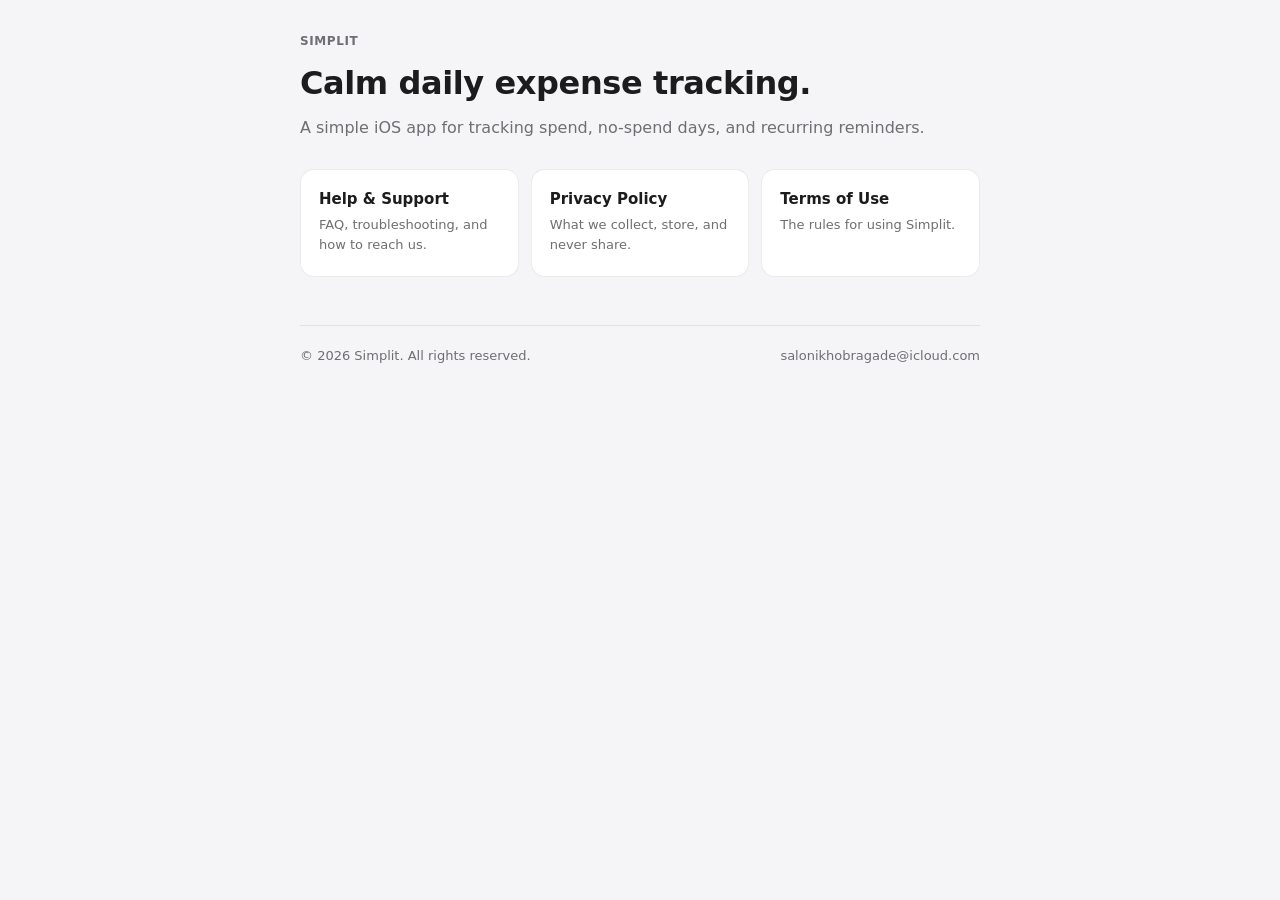
<file: index.html>
<!doctype html>
<html lang="en">
<head>
    <meta charset="utf-8">
    <meta name="viewport" content="width=device-width, initial-scale=1, viewport-fit=cover">
    <title>Simplit</title>
    <meta name="description" content="Calm daily expense tracking and reminders.">
    <link rel="stylesheet" href="style.css">
</head>
<body>
    <div class="wrap">
        <header>
            <p class="eyebrow">Simplit</p>
            <h1>Calm daily expense tracking.</h1>
            <p class="subtitle">A simple iOS app for tracking spend, no-spend days, and recurring reminders.</p>
        </header>

        <div class="tiles">
            <a class="tile" href="support.html">
                <p class="tile-title">Help &amp; Support</p>
                <p class="tile-detail">FAQ, troubleshooting, and how to reach us.</p>
            </a>
            <a class="tile" href="privacy.html">
                <p class="tile-title">Privacy Policy</p>
                <p class="tile-detail">What we collect, store, and never share.</p>
            </a>
            <a class="tile" href="terms.html">
                <p class="tile-title">Terms of Use</p>
                <p class="tile-detail">The rules for using Simplit.</p>
            </a>
        </div>

        <footer>
            <span>&copy; <span id="year"></span> Simplit. All rights reserved.</span>
            <span><a href="mailto:salonikhobragade@icloud.com">salonikhobragade@icloud.com</a></span>
        </footer>
    </div>
    <script>document.getElementById('year').textContent = new Date().getFullYear();</script>
</body>
</html>
</file>
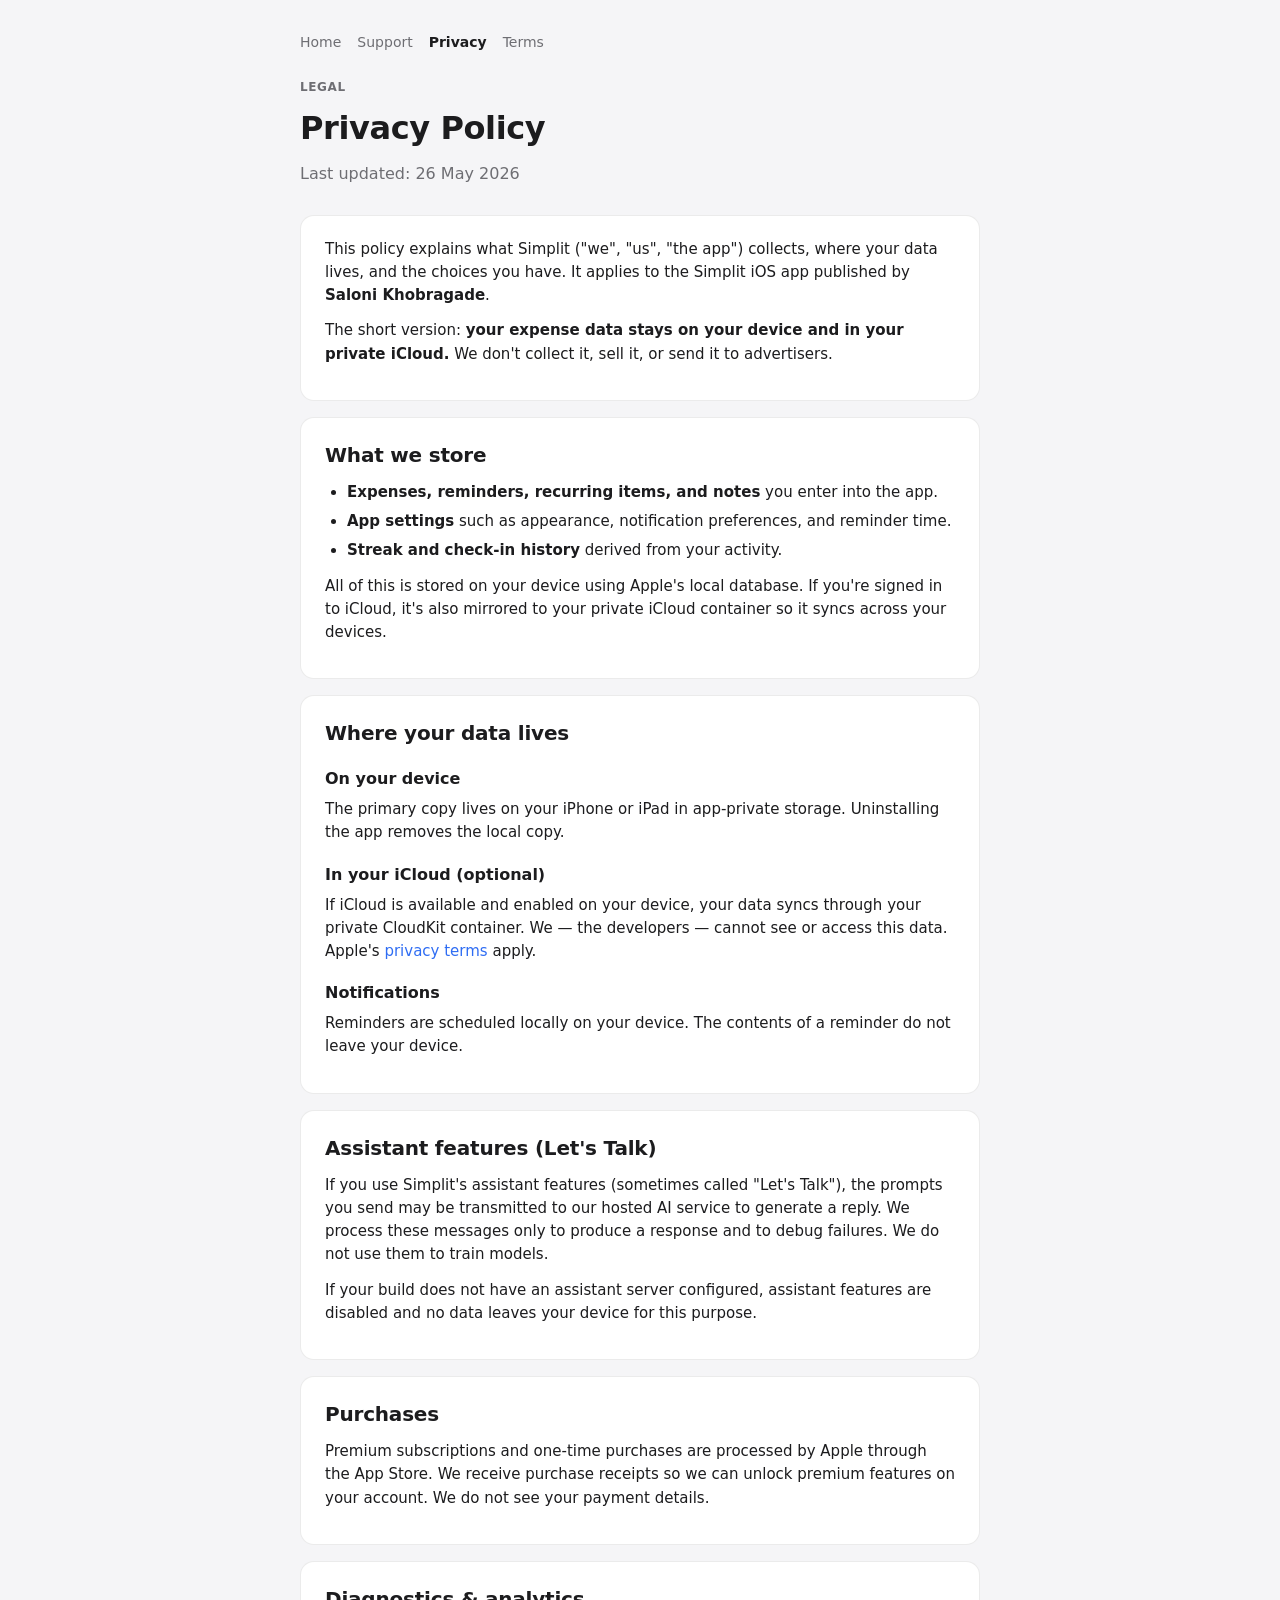
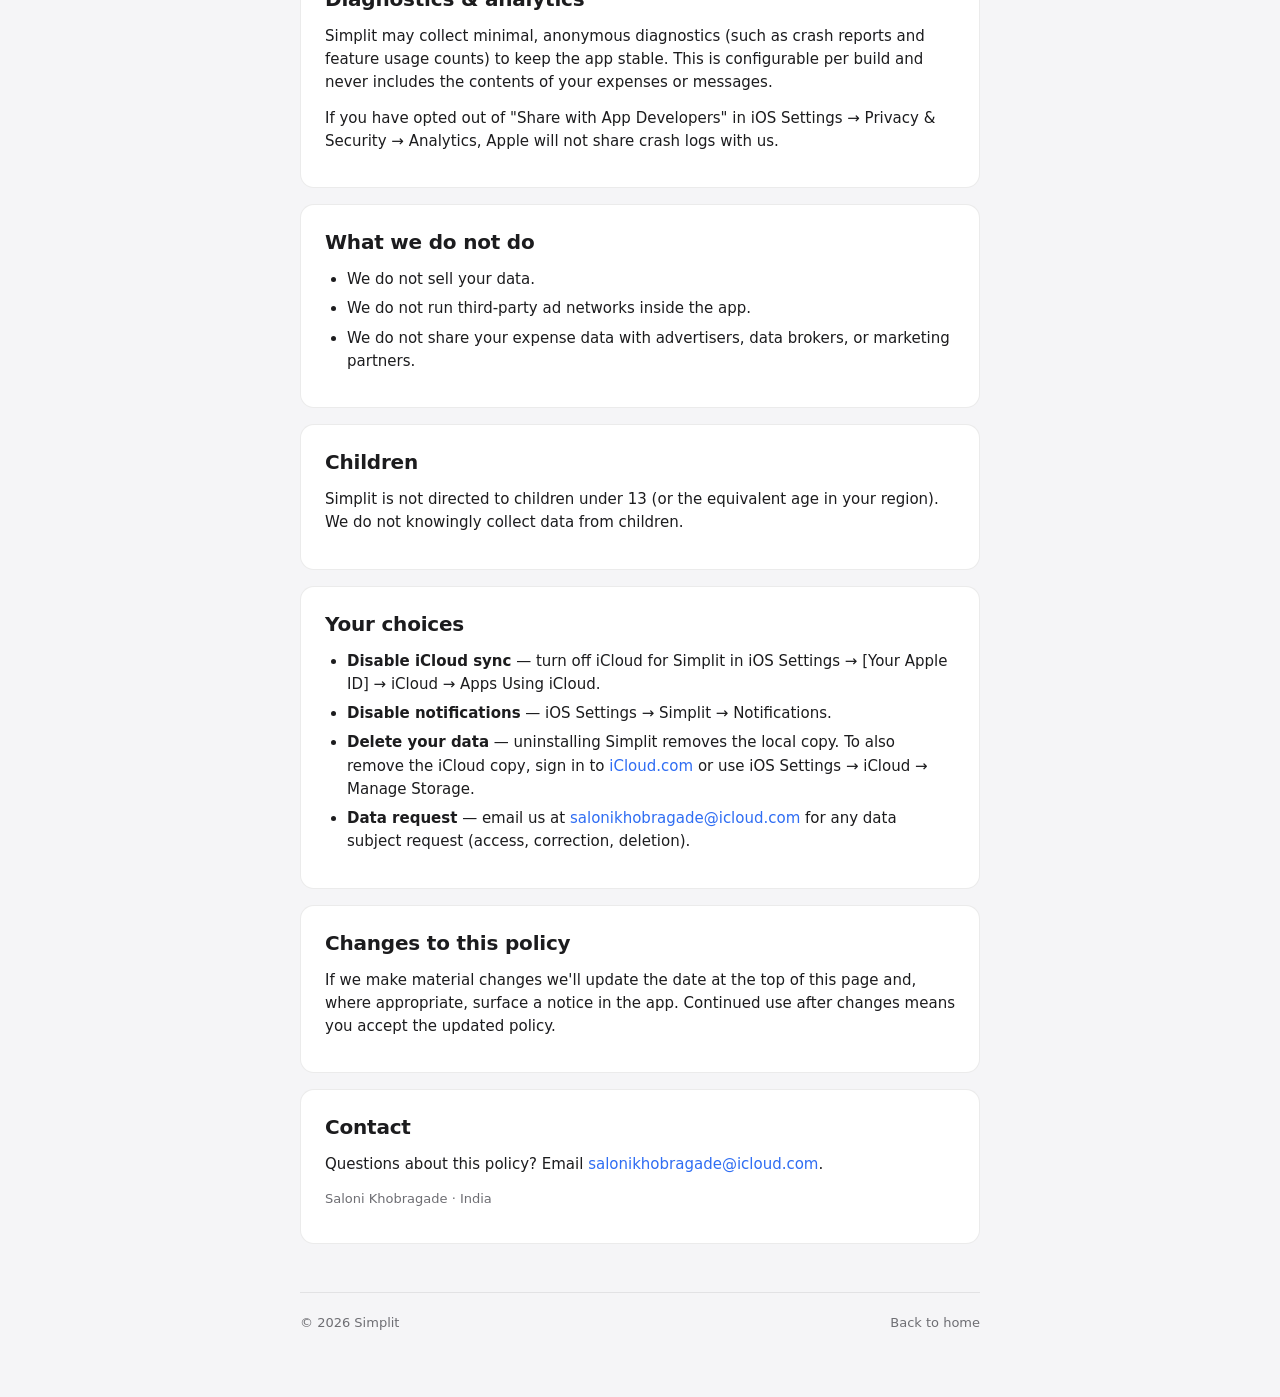
<file: privacy.html>
<!doctype html>
<html lang="en">
<head>
    <meta charset="utf-8">
    <meta name="viewport" content="width=device-width, initial-scale=1, viewport-fit=cover">
    <title>Privacy Policy · Simplit</title>
    <meta name="description" content="How Simplit handles your data.">
    <link rel="stylesheet" href="style.css">
</head>
<body>
    <div class="wrap">
        <nav class="top">
            <a href="index.html">Home</a>
            <a href="support.html">Support</a>
            <a href="privacy.html" class="active">Privacy</a>
            <a href="terms.html">Terms</a>
        </nav>

        <header>
            <p class="eyebrow">Legal</p>
            <h1>Privacy Policy</h1>
            <p class="subtitle">Last updated: 26 May 2026</p>
        </header>

        <div class="card">
            <p>This policy explains what Simplit ("we", "us", "the app") collects, where your data lives, and the choices you have. It applies to the Simplit iOS app published by <strong>Saloni Khobragade</strong>.</p>
            <p>The short version: <strong>your expense data stays on your device and in your private iCloud.</strong> We don't collect it, sell it, or send it to advertisers.</p>
        </div>

        <div class="card">
            <h2>What we store</h2>
            <ul>
                <li><strong>Expenses, reminders, recurring items, and notes</strong> you enter into the app.</li>
                <li><strong>App settings</strong> such as appearance, notification preferences, and reminder time.</li>
                <li><strong>Streak and check-in history</strong> derived from your activity.</li>
            </ul>
            <p>All of this is stored on your device using Apple's local database. If you're signed in to iCloud, it's also mirrored to your private iCloud container so it syncs across your devices.</p>
        </div>

        <div class="card">
            <h2>Where your data lives</h2>
            <h3>On your device</h3>
            <p>The primary copy lives on your iPhone or iPad in app-private storage. Uninstalling the app removes the local copy.</p>

            <h3>In your iCloud (optional)</h3>
            <p>If iCloud is available and enabled on your device, your data syncs through your private CloudKit container. We — the developers — cannot see or access this data. Apple's <a href="https://www.apple.com/legal/privacy/">privacy terms</a> apply.</p>

            <h3>Notifications</h3>
            <p>Reminders are scheduled locally on your device. The contents of a reminder do not leave your device.</p>
        </div>

        <div class="card">
            <h2>Assistant features (Let's Talk)</h2>
            <p>If you use Simplit's assistant features (sometimes called "Let's Talk"), the prompts you send may be transmitted to our hosted AI service to generate a reply. We process these messages only to produce a response and to debug failures. We do not use them to train models.</p>
            <p>If your build does not have an assistant server configured, assistant features are disabled and no data leaves your device for this purpose.</p>
        </div>

        <div class="card">
            <h2>Purchases</h2>
            <p>Premium subscriptions and one-time purchases are processed by Apple through the App Store. We receive purchase receipts so we can unlock premium features on your account. We do not see your payment details.</p>
        </div>

        <div class="card">
            <h2>Diagnostics &amp; analytics</h2>
            <p>Simplit may collect minimal, anonymous diagnostics (such as crash reports and feature usage counts) to keep the app stable. This is configurable per build and never includes the contents of your expenses or messages.</p>
            <p>If you have opted out of "Share with App Developers" in iOS Settings → Privacy &amp; Security → Analytics, Apple will not share crash logs with us.</p>
        </div>

        <div class="card">
            <h2>What we do not do</h2>
            <ul>
                <li>We do not sell your data.</li>
                <li>We do not run third-party ad networks inside the app.</li>
                <li>We do not share your expense data with advertisers, data brokers, or marketing partners.</li>
            </ul>
        </div>

        <div class="card">
            <h2>Children</h2>
            <p>Simplit is not directed to children under 13 (or the equivalent age in your region). We do not knowingly collect data from children.</p>
        </div>

        <div class="card">
            <h2>Your choices</h2>
            <ul>
                <li><strong>Disable iCloud sync</strong> — turn off iCloud for Simplit in iOS Settings → [Your Apple ID] → iCloud → Apps Using iCloud.</li>
                <li><strong>Disable notifications</strong> — iOS Settings → Simplit → Notifications.</li>
                <li><strong>Delete your data</strong> — uninstalling Simplit removes the local copy. To also remove the iCloud copy, sign in to <a href="https://www.icloud.com/">iCloud.com</a> or use iOS Settings → iCloud → Manage Storage.</li>
                <li><strong>Data request</strong> — email us at <a href="mailto:salonikhobragade@icloud.com">salonikhobragade@icloud.com</a> for any data subject request (access, correction, deletion).</li>
            </ul>
        </div>

        <div class="card">
            <h2>Changes to this policy</h2>
            <p>If we make material changes we'll update the date at the top of this page and, where appropriate, surface a notice in the app. Continued use after changes means you accept the updated policy.</p>
        </div>

        <div class="card">
            <h2>Contact</h2>
            <p>Questions about this policy? Email <a href="mailto:salonikhobragade@icloud.com">salonikhobragade@icloud.com</a>.</p>
            <p class="muted"> Saloni Khobragade · India</p>
        </div>

        <footer>
            <span>&copy; <span id="year"></span> Simplit</span>
            <span><a href="index.html">Back to home</a></span>
        </footer>
    </div>
    <script>document.getElementById('year').textContent = new Date().getFullYear();</script>
</body>
</html>
</file>
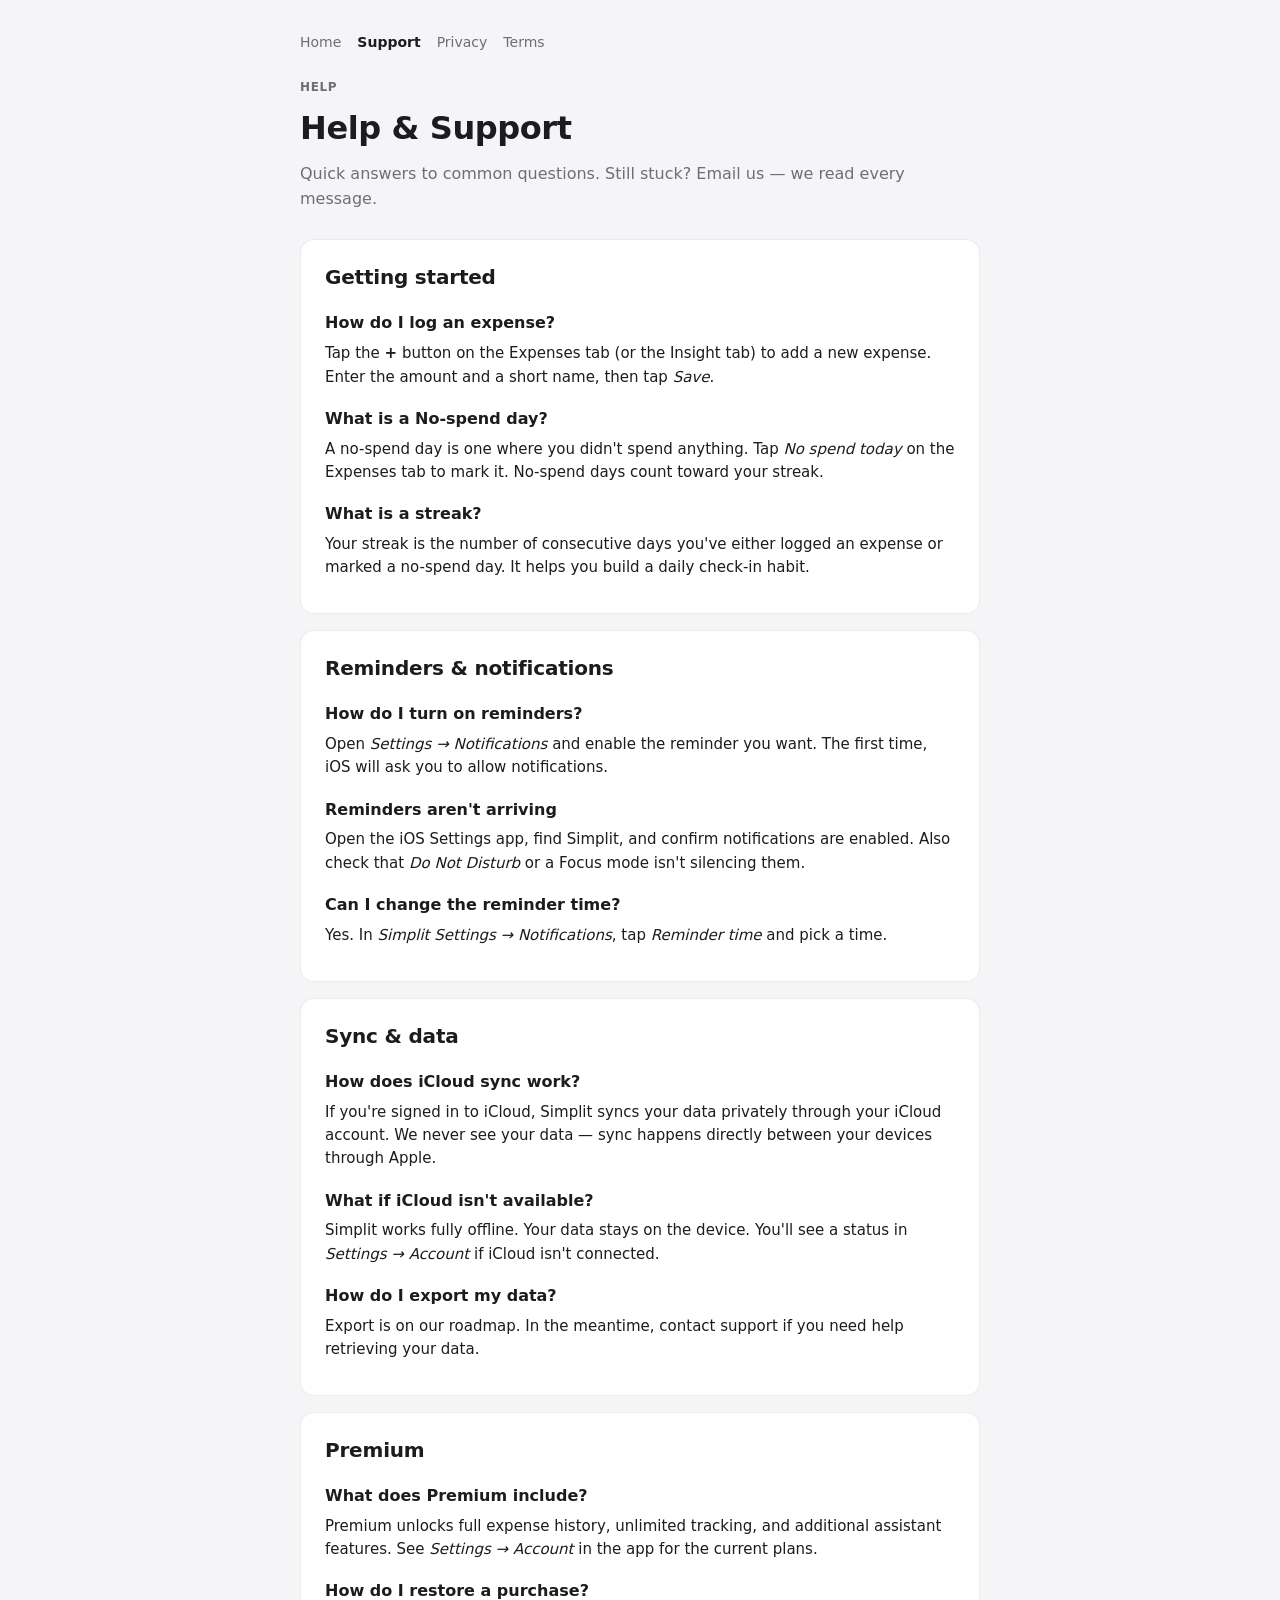
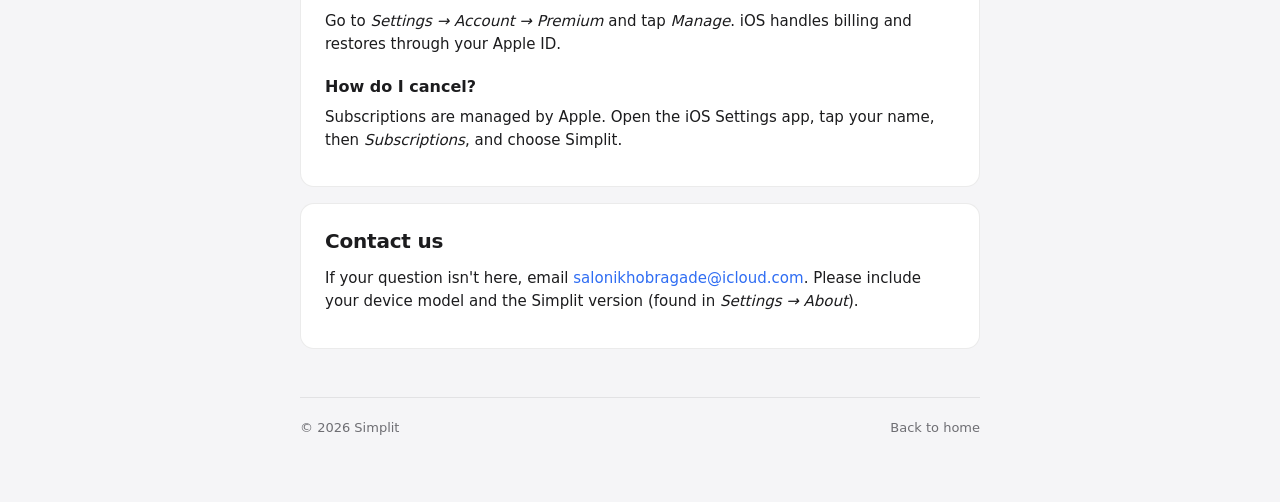
<file: support.html>
<!doctype html>
<html lang="en">
<head>
    <meta charset="utf-8">
    <meta name="viewport" content="width=device-width, initial-scale=1, viewport-fit=cover">
    <title>Help &amp; Support · Simplit</title>
    <meta name="description" content="Help and support for Simplit.">
    <link rel="stylesheet" href="style.css">
</head>
<body>
    <div class="wrap">
        <nav class="top">
            <a href="index.html">Home</a>
            <a href="support.html" class="active">Support</a>
            <a href="privacy.html">Privacy</a>
            <a href="terms.html">Terms</a>
        </nav>

        <header>
            <p class="eyebrow">Help</p>
            <h1>Help &amp; Support</h1>
            <p class="subtitle">Quick answers to common questions. Still stuck? Email us — we read every message.</p>
        </header>

        <div class="card">
            <h2>Getting started</h2>
            <h3>How do I log an expense?</h3>
            <p>Tap the <strong>+</strong> button on the Expenses tab (or the Insight tab) to add a new expense. Enter the amount and a short name, then tap <em>Save</em>.</p>

            <h3>What is a No-spend day?</h3>
            <p>A no-spend day is one where you didn't spend anything. Tap <em>No spend today</em> on the Expenses tab to mark it. No-spend days count toward your streak.</p>

            <h3>What is a streak?</h3>
            <p>Your streak is the number of consecutive days you've either logged an expense or marked a no-spend day. It helps you build a daily check-in habit.</p>
        </div>

        <div class="card">
            <h2>Reminders &amp; notifications</h2>
            <h3>How do I turn on reminders?</h3>
            <p>Open <em>Settings → Notifications</em> and enable the reminder you want. The first time, iOS will ask you to allow notifications.</p>

            <h3>Reminders aren't arriving</h3>
            <p>Open the iOS Settings app, find Simplit, and confirm notifications are enabled. Also check that <em>Do Not Disturb</em> or a Focus mode isn't silencing them.</p>

            <h3>Can I change the reminder time?</h3>
            <p>Yes. In <em>Simplit Settings → Notifications</em>, tap <em>Reminder time</em> and pick a time.</p>
        </div>

        <div class="card">
            <h2>Sync &amp; data</h2>
            <h3>How does iCloud sync work?</h3>
            <p>If you're signed in to iCloud, Simplit syncs your data privately through your iCloud account. We never see your data — sync happens directly between your devices through Apple.</p>

            <h3>What if iCloud isn't available?</h3>
            <p>Simplit works fully offline. Your data stays on the device. You'll see a status in <em>Settings → Account</em> if iCloud isn't connected.</p>

            <h3>How do I export my data?</h3>
            <p>Export is on our roadmap. In the meantime, contact support if you need help retrieving your data.</p>
        </div>

        <div class="card">
            <h2>Premium</h2>
            <h3>What does Premium include?</h3>
            <p>Premium unlocks full expense history, unlimited tracking, and additional assistant features. See <em>Settings → Account</em> in the app for the current plans.</p>

            <h3>How do I restore a purchase?</h3>
            <p>Go to <em>Settings → Account → Premium</em> and tap <em>Manage</em>. iOS handles billing and restores through your Apple ID.</p>

            <h3>How do I cancel?</h3>
            <p>Subscriptions are managed by Apple. Open the iOS Settings app, tap your name, then <em>Subscriptions</em>, and choose Simplit.</p>
        </div>

        <div class="card">
            <h2>Contact us</h2>
            <p>If your question isn't here, email <a href="mailto:salonikhobragade@icloud.com">salonikhobragade@icloud.com</a>. Please include your device model and the Simplit version (found in <em>Settings → About</em>).</p>
        </div>

        <footer>
            <span>&copy; <span id="year"></span> Simplit</span>
            <span><a href="index.html">Back to home</a></span>
        </footer>
    </div>
    <script>document.getElementById('year').textContent = new Date().getFullYear();</script>
</body>
</html>
</file>
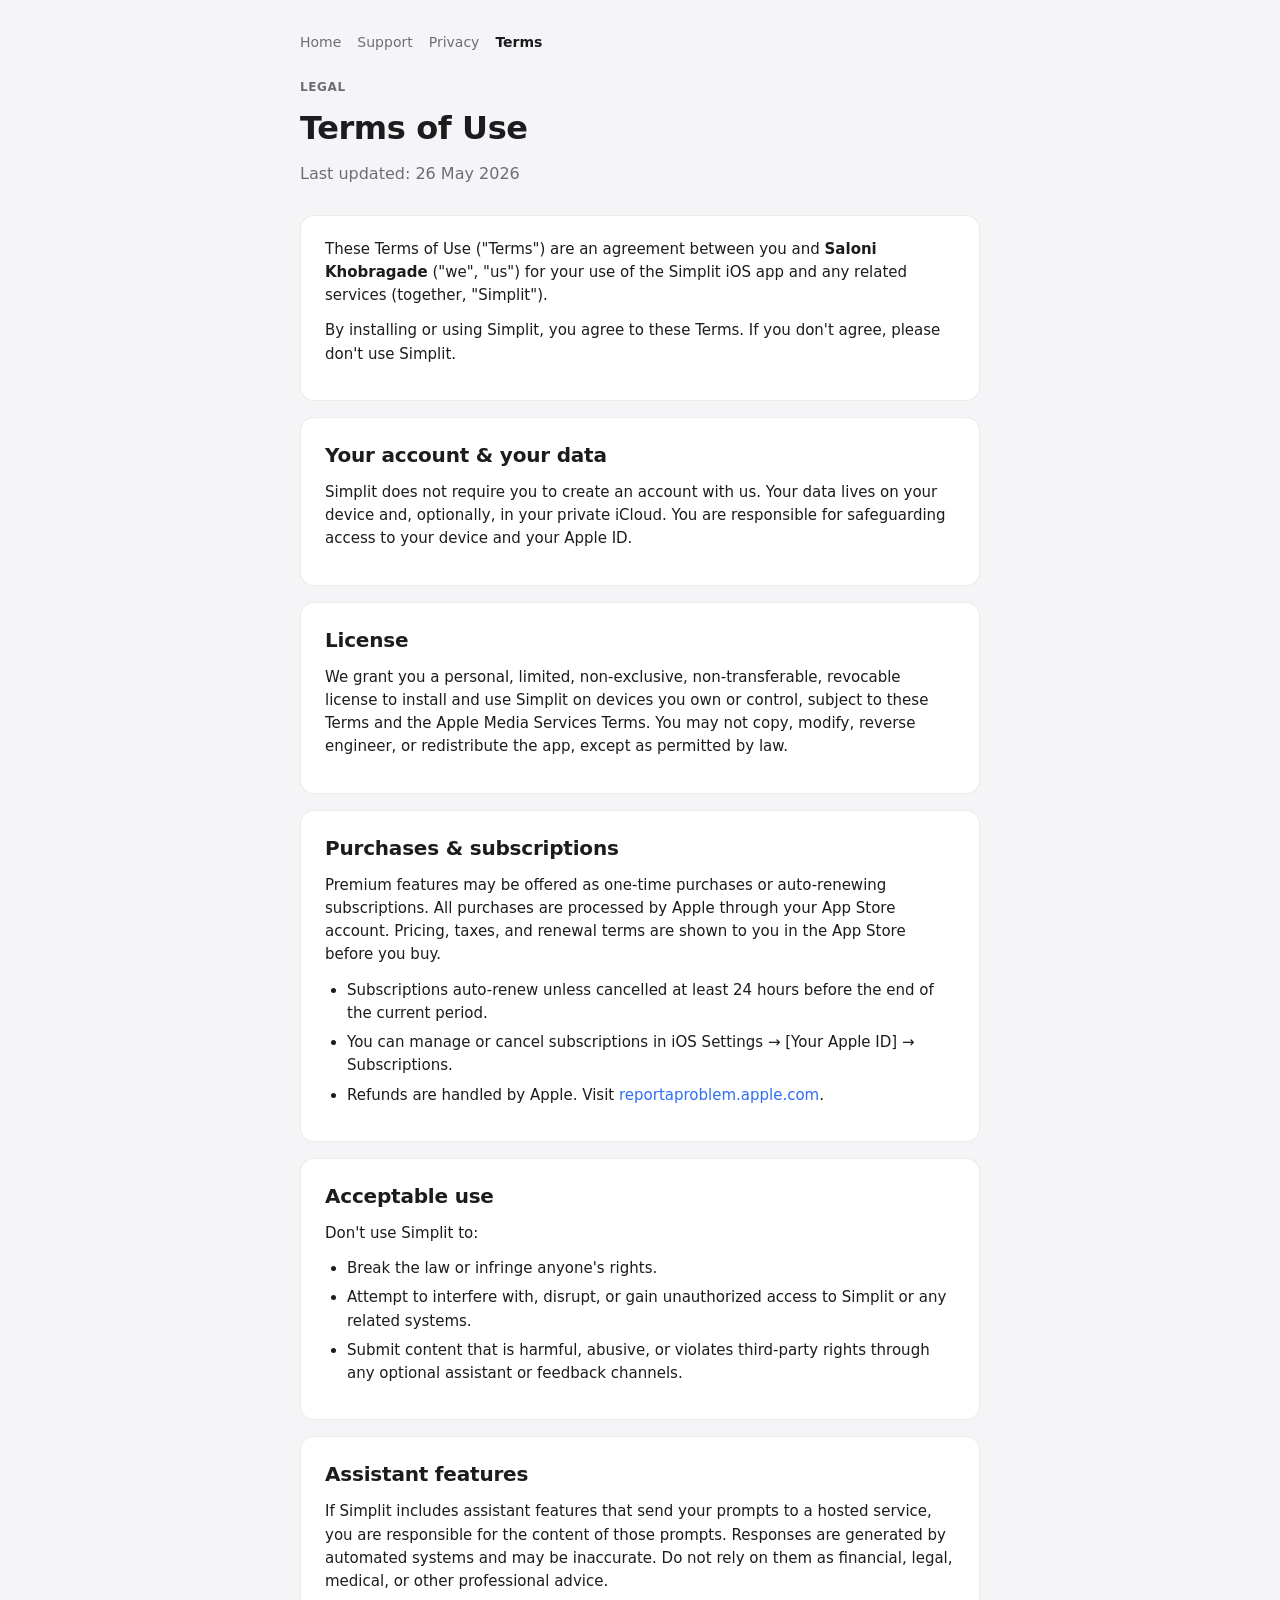
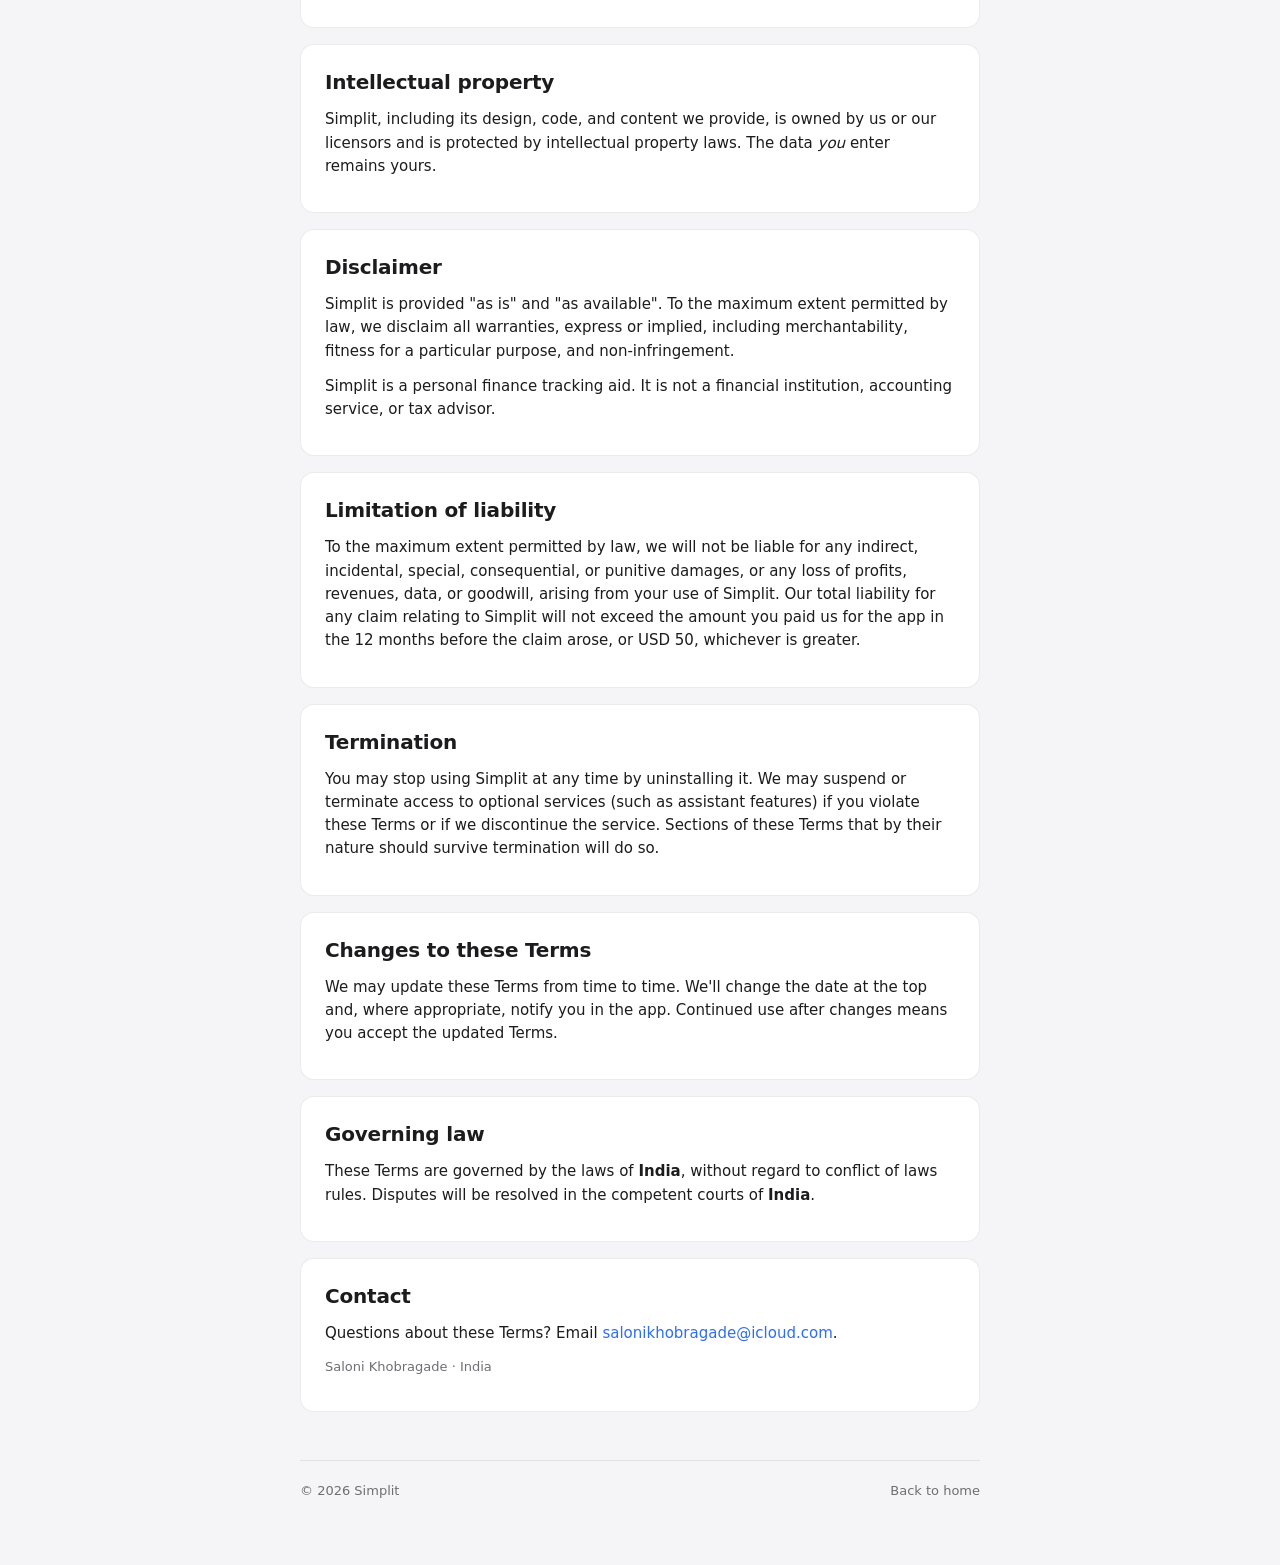
<file: terms.html>
<!doctype html>
<html lang="en">
<head>
    <meta charset="utf-8">
    <meta name="viewport" content="width=device-width, initial-scale=1, viewport-fit=cover">
    <title>Terms of Use · Simplit</title>
    <meta name="description" content="Terms of use for the Simplit app.">
    <link rel="stylesheet" href="style.css">
</head>
<body>
    <div class="wrap">
        <nav class="top">
            <a href="index.html">Home</a>
            <a href="support.html">Support</a>
            <a href="privacy.html">Privacy</a>
            <a href="terms.html" class="active">Terms</a>
        </nav>

        <header>
            <p class="eyebrow">Legal</p>
            <h1>Terms of Use</h1>
            <p class="subtitle">Last updated: 26 May 2026</p>
        </header>

        <div class="card">
            <p>These Terms of Use ("Terms") are an agreement between you and <strong>Saloni Khobragade</strong> ("we", "us") for your use of the Simplit iOS app and any related services (together, "Simplit").</p>
            <p>By installing or using Simplit, you agree to these Terms. If you don't agree, please don't use Simplit.</p>
        </div>

        <div class="card">
            <h2>Your account &amp; your data</h2>
            <p>Simplit does not require you to create an account with us. Your data lives on your device and, optionally, in your private iCloud. You are responsible for safeguarding access to your device and your Apple ID.</p>
        </div>

        <div class="card">
            <h2>License</h2>
            <p>We grant you a personal, limited, non-exclusive, non-transferable, revocable license to install and use Simplit on devices you own or control, subject to these Terms and the Apple Media Services Terms. You may not copy, modify, reverse engineer, or redistribute the app, except as permitted by law.</p>
        </div>

        <div class="card">
            <h2>Purchases &amp; subscriptions</h2>
            <p>Premium features may be offered as one-time purchases or auto-renewing subscriptions. All purchases are processed by Apple through your App Store account. Pricing, taxes, and renewal terms are shown to you in the App Store before you buy.</p>
            <ul>
                <li>Subscriptions auto-renew unless cancelled at least 24 hours before the end of the current period.</li>
                <li>You can manage or cancel subscriptions in iOS Settings → [Your Apple ID] → Subscriptions.</li>
                <li>Refunds are handled by Apple. Visit <a href="https://reportaproblem.apple.com/">reportaproblem.apple.com</a>.</li>
            </ul>
        </div>

        <div class="card">
            <h2>Acceptable use</h2>
            <p>Don't use Simplit to:</p>
            <ul>
                <li>Break the law or infringe anyone's rights.</li>
                <li>Attempt to interfere with, disrupt, or gain unauthorized access to Simplit or any related systems.</li>
                <li>Submit content that is harmful, abusive, or violates third-party rights through any optional assistant or feedback channels.</li>
            </ul>
        </div>

        <div class="card">
            <h2>Assistant features</h2>
            <p>If Simplit includes assistant features that send your prompts to a hosted service, you are responsible for the content of those prompts. Responses are generated by automated systems and may be inaccurate. Do not rely on them as financial, legal, medical, or other professional advice.</p>
        </div>

        <div class="card">
            <h2>Intellectual property</h2>
            <p>Simplit, including its design, code, and content we provide, is owned by us or our licensors and is protected by intellectual property laws. The data <em>you</em> enter remains yours.</p>
        </div>

        <div class="card">
            <h2>Disclaimer</h2>
            <p>Simplit is provided "as is" and "as available". To the maximum extent permitted by law, we disclaim all warranties, express or implied, including merchantability, fitness for a particular purpose, and non-infringement.</p>
            <p>Simplit is a personal finance tracking aid. It is not a financial institution, accounting service, or tax advisor.</p>
        </div>

        <div class="card">
            <h2>Limitation of liability</h2>
            <p>To the maximum extent permitted by law, we will not be liable for any indirect, incidental, special, consequential, or punitive damages, or any loss of profits, revenues, data, or goodwill, arising from your use of Simplit. Our total liability for any claim relating to Simplit will not exceed the amount you paid us for the app in the 12 months before the claim arose, or USD 50, whichever is greater.</p>
        </div>

        <div class="card">
            <h2>Termination</h2>
            <p>You may stop using Simplit at any time by uninstalling it. We may suspend or terminate access to optional services (such as assistant features) if you violate these Terms or if we discontinue the service. Sections of these Terms that by their nature should survive termination will do so.</p>
        </div>

        <div class="card">
            <h2>Changes to these Terms</h2>
            <p>We may update these Terms from time to time. We'll change the date at the top and, where appropriate, notify you in the app. Continued use after changes means you accept the updated Terms.</p>
        </div>

        <div class="card">
            <h2>Governing law</h2>
            <p>These Terms are governed by the laws of <strong>India</strong>, without regard to conflict of laws rules. Disputes will be resolved in the competent courts of <strong>India</strong>.</p>
        </div>

        <div class="card">
            <h2>Contact</h2>
            <p>Questions about these Terms? Email <a href="mailto:salonikhobragade@icloud.com">salonikhobragade@icloud.com</a>.</p>
            <p class="muted">Saloni Khobragade · India</p>
        </div>

        <footer>
            <span>&copy; <span id="year"></span> Simplit</span>
            <span><a href="index.html">Back to home</a></span>
        </footer>
    </div>
    <script>document.getElementById('year').textContent = new Date().getFullYear();</script>
</body>
</html>
</file>
<file: style.css>
:root {
    color-scheme: light dark;
    --bg: #f5f5f7;
    --surface: #ffffff;
    --text: #1c1c1e;
    --text-secondary: #6e6e73;
    --accent: #2f6df3;
    --border: rgba(0, 0, 0, 0.08);
    --radius: 14px;
    --max-width: 720px;
}

@media (prefers-color-scheme: dark) {
    :root {
        --bg: #000000;
        --surface: #1c1c1e;
        --text: #f2f2f7;
        --text-secondary: #98989f;
        --accent: #6e9aff;
        --border: rgba(255, 255, 255, 0.10);
    }
}

* {
    box-sizing: border-box;
}

html, body {
    margin: 0;
    padding: 0;
}

body {
    font-family: -apple-system, BlinkMacSystemFont, "SF Pro Text", "Segoe UI", system-ui, sans-serif;
    background: var(--bg);
    color: var(--text);
    line-height: 1.55;
    -webkit-font-smoothing: antialiased;
    -webkit-text-size-adjust: 100%;
}

.wrap {
    max-width: var(--max-width);
    margin: 0 auto;
    padding: 32px 20px 64px;
}

header {
    margin-bottom: 28px;
}

.eyebrow {
    font-size: 12px;
    font-weight: 600;
    letter-spacing: 0.6px;
    text-transform: uppercase;
    color: var(--text-secondary);
    margin: 0 0 8px;
}

h1 {
    font-size: 32px;
    font-weight: 700;
    margin: 0 0 8px;
    letter-spacing: -0.4px;
}

.subtitle {
    font-size: 16px;
    color: var(--text-secondary);
    margin: 0;
}

.card {
    background: var(--surface);
    border-radius: var(--radius);
    padding: 22px 24px;
    margin: 16px 0;
    border: 1px solid var(--border);
}

h2 {
    font-size: 20px;
    font-weight: 600;
    margin: 28px 0 10px;
    letter-spacing: -0.2px;
}

h2:first-child {
    margin-top: 0;
}

h3 {
    font-size: 16px;
    font-weight: 600;
    margin: 18px 0 6px;
}

p, li {
    font-size: 15px;
    color: var(--text);
}

p {
    margin: 0 0 12px;
}

ul, ol {
    padding-left: 22px;
    margin: 0 0 12px;
}

li {
    margin-bottom: 6px;
}

a {
    color: var(--accent);
    text-decoration: none;
}

a:hover {
    text-decoration: underline;
}

.muted {
    color: var(--text-secondary);
    font-size: 13px;
}

.divider {
    height: 1px;
    background: var(--border);
    margin: 20px 0;
    border: 0;
}

nav.top {
    display: flex;
    gap: 16px;
    flex-wrap: wrap;
    margin-bottom: 24px;
    font-size: 14px;
}

nav.top a {
    color: var(--text-secondary);
}

nav.top a.active {
    color: var(--text);
    font-weight: 600;
}

.tiles {
    display: grid;
    grid-template-columns: repeat(auto-fit, minmax(200px, 1fr));
    gap: 12px;
    margin: 20px 0 0;
}

.tile {
    display: block;
    background: var(--surface);
    border: 1px solid var(--border);
    border-radius: var(--radius);
    padding: 18px 18px 20px;
    color: var(--text);
    transition: transform 0.12s ease, border-color 0.12s ease;
}

.tile:hover {
    text-decoration: none;
    border-color: var(--accent);
    transform: translateY(-1px);
}

.tile .tile-title {
    font-weight: 600;
    font-size: 15px;
    margin: 0 0 4px;
}

.tile .tile-detail {
    font-size: 13px;
    color: var(--text-secondary);
    margin: 0;
}

footer {
    margin-top: 48px;
    padding-top: 20px;
    border-top: 1px solid var(--border);
    font-size: 13px;
    color: var(--text-secondary);
    display: flex;
    flex-wrap: wrap;
    justify-content: space-between;
    gap: 12px;
}

footer a {
    color: var(--text-secondary);
}
</file>
